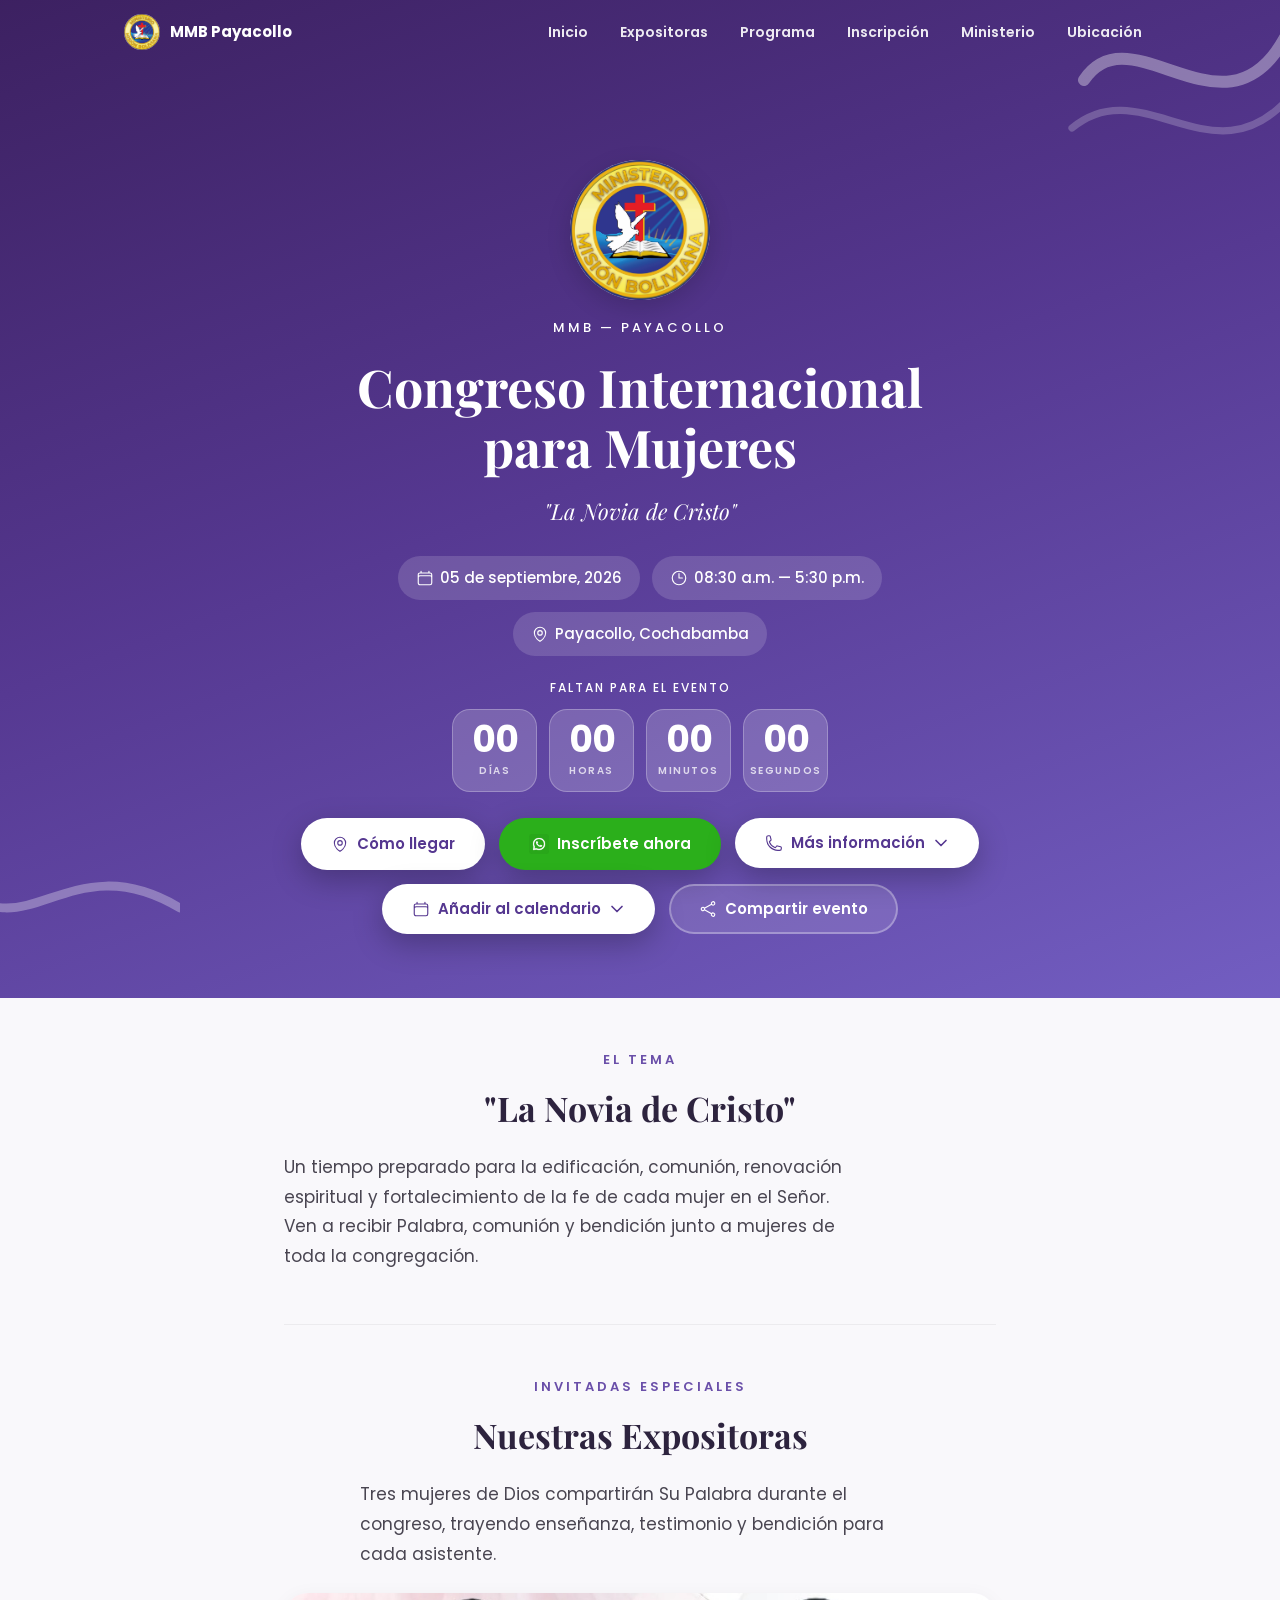
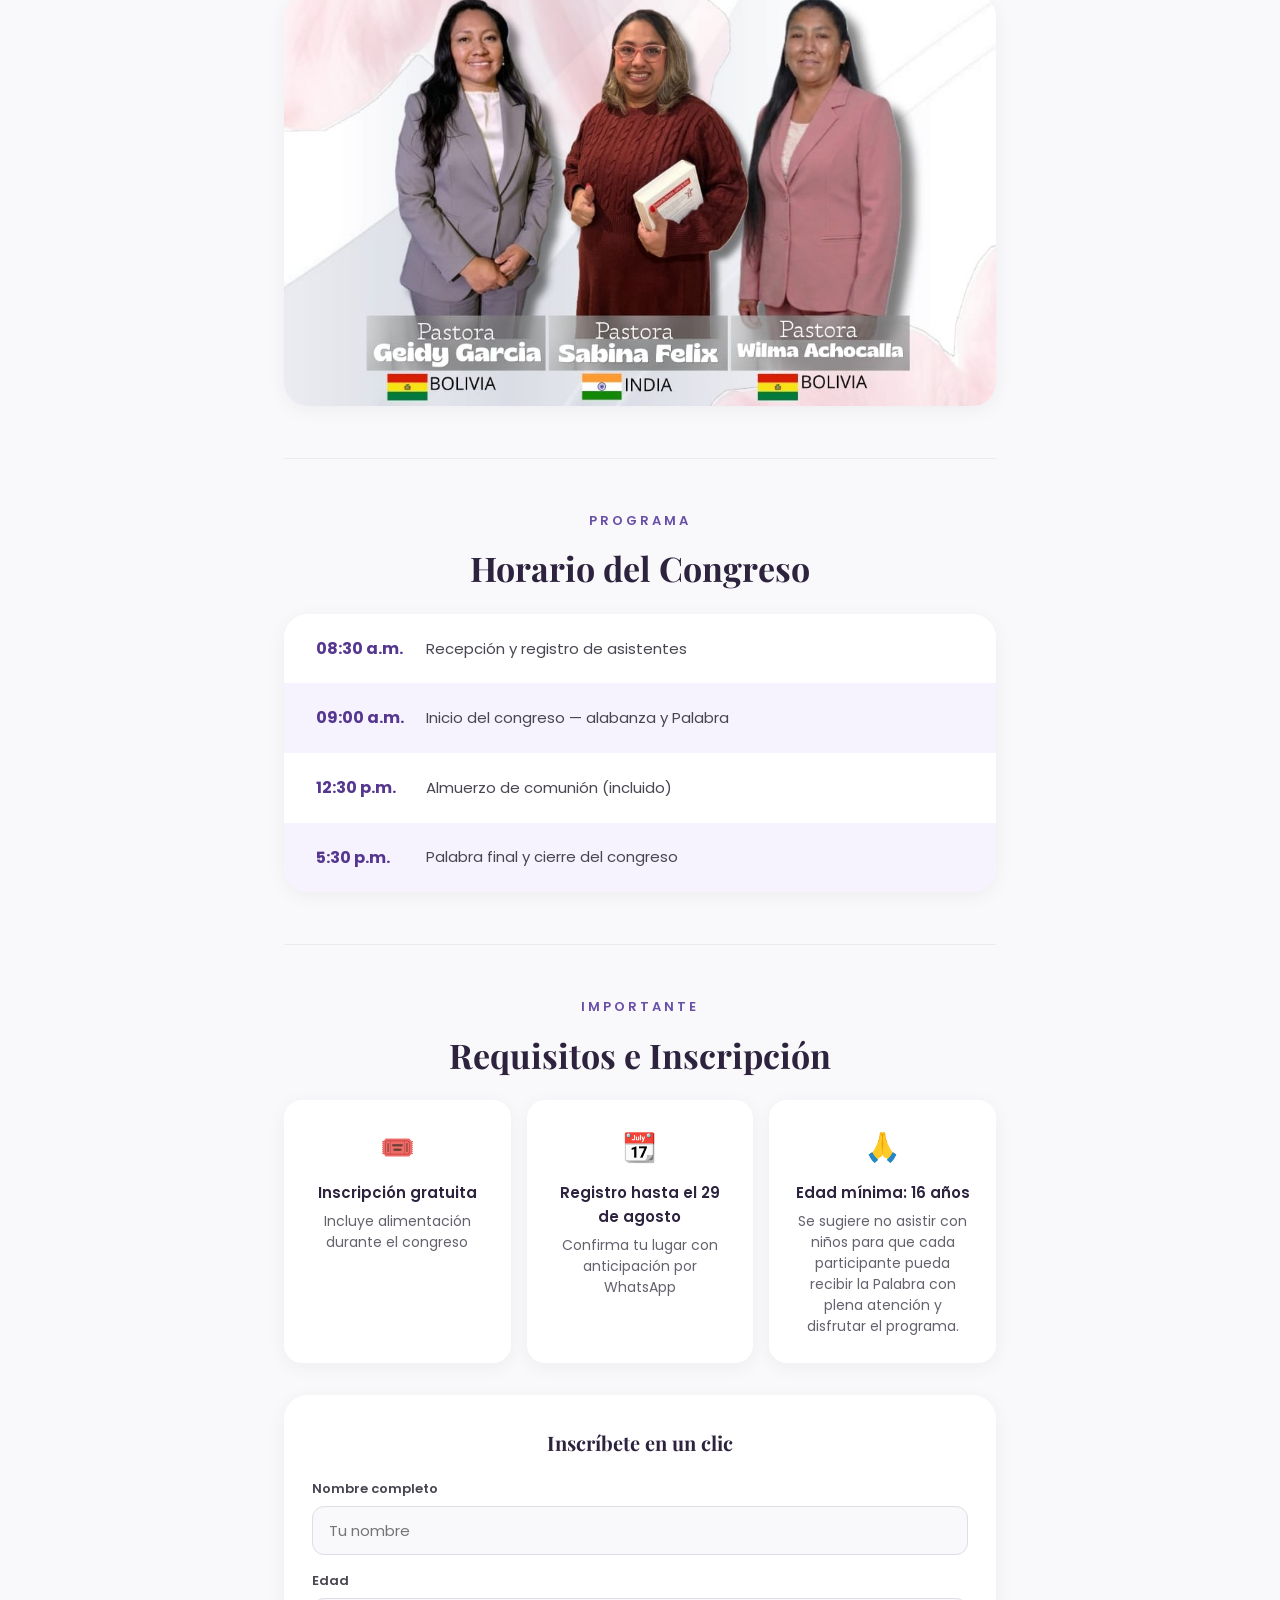
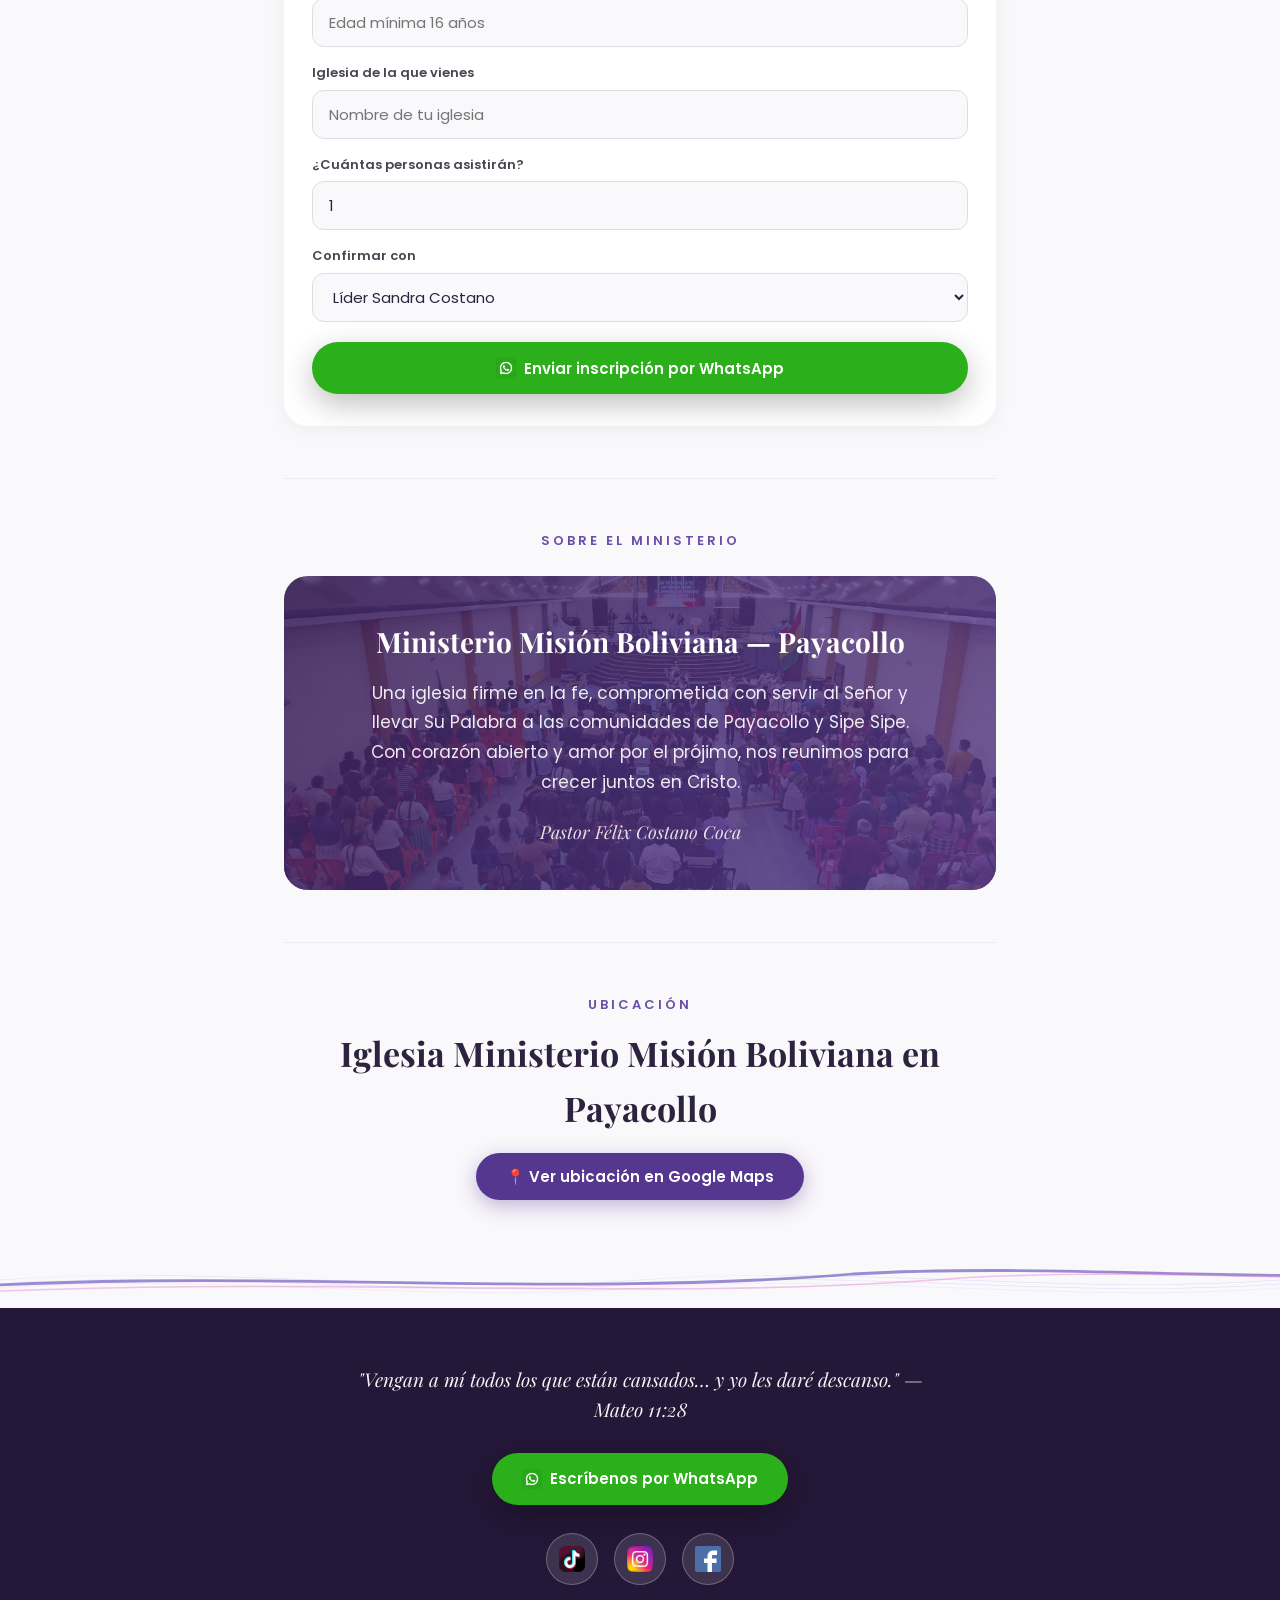
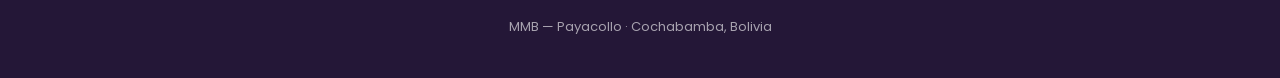
<file: index.html>
<!DOCTYPE html>
<html lang="es">
<head>
  <meta charset="UTF-8">
  <meta name="viewport" content="width=device-width, initial-scale=1.0">

  <!-- ===== SEO ===== -->
  <title>Congreso Internacional para Mujeres — MMB Payacollo</title>
  <meta name="description" content="Congreso Internacional para Mujeres 'La Novia de Cristo' — 05 de septiembre 2026 en Payacollo, Cochabamba. Inscripción gratuita. Organizado por el Ministerio Misión Boliviana.">

  <!-- ===== FAVICON ===== -->
  <link rel="icon" type="image/jpeg" href="images/logo.jpg">
  <link rel="apple-touch-icon"       href="images/logo.jpg">

  <!-- ===== OPEN GRAPH (vista previa en WhatsApp y Facebook) ===== -->
  <meta property="og:title"       content="Congreso Internacional para Mujeres — La Novia de Cristo">
  <meta property="og:description" content="05 de septiembre, 2026 · 08:30 a.m. – 5:30 p.m. · Payacollo, Cochabamba. ¡Inscripción gratuita!">
  <meta property="og:image"       content="https://josuetapiab.github.io/Payacollo/images/send.png">
  <meta property="og:image:alt"    content="Congreso Internacional para Mujeres — La Novia de Cristo · MMB Payacollo">
  <meta property="og:url"          content="https://josuetapiab.github.io/Payacollo/">
  <meta property="og:type"         content="website">
  <meta property="og:locale"       content="es_BO">

  <!-- ===== DATOS ESTRUCTURADOS (Schema.org Event, para Google) ===== -->
  <script type="application/ld+json">
  {
    "@context": "https://schema.org",
    "@type": "Event",
    "name": "Congreso Internacional para Mujeres — La Novia de Cristo",
    "description": "Congreso Internacional para Mujeres 'La Novia de Cristo' — un tiempo de edificación, comunión y renovación espiritual. Inscripción gratuita, incluye alimentación.",
    "startDate": "2026-09-05T08:30:00-04:00",
    "endDate": "2026-09-05T17:30:00-04:00",
    "eventStatus": "https://schema.org/EventScheduled",
    "eventAttendanceMode": "https://schema.org/OfflineEventAttendanceMode",
    "image": "https://josuetapiab.github.io/Payacollo/images/send.png",
    "location": {
      "@type": "Place",
      "name": "Iglesia Ministerio Misión Boliviana — Payacollo",
      "address": "Payacollo, Cochabamba, Bolivia",
      "geo": {
        "@type": "GeoCoordinates",
        "latitude": -17.43015,
        "longitude": -66.327103
      }
    },
    "organizer": {
      "@type": "Organization",
      "name": "Ministerio Misión Boliviana — Payacollo",
      "url": "https://josuetapiab.github.io/Payacollo/"
    },
    "offers": {
      "@type": "Offer",
      "price": "0",
      "priceCurrency": "BOB",
      "availability": "https://schema.org/InStock",
      "url": "https://josuetapiab.github.io/Payacollo/"
    }
  }
  </script>

  <!-- ===== FUENTES DE GOOGLE ===== -->
  <link rel="preconnect" href="https://fonts.googleapis.com">
  <link rel="preconnect" href="https://fonts.gstatic.com" crossorigin>
  <link href="https://fonts.googleapis.com/css2?family=Playfair+Display:ital,wght@0,600;0,700;1,600&family=Poppins:wght@400;500;600;700&display=swap" rel="stylesheet">

  <!-- ===== HOJA DE ESTILOS ===== -->
  <link rel="stylesheet" href="css/style.css">
</head>
<body>

  <!-- ============================================================
       BARRA DE NAVEGACIÓN FIJA
       ============================================================ -->
  <nav class="navbar" id="navbar" aria-label="Navegación principal">
    <div class="navbar__inner">
      <a href="#" class="navbar__brand">
        <img src="images/logo.jpg" alt="MMB" class="navbar__logo-img">
        <span class="navbar__brand-text">MMB Payacollo</span>
      </a>
      <button class="navbar__burger" id="navBurger" aria-label="Abrir menú" aria-expanded="false">
        <span></span>
        <span></span>
        <span></span>
      </button>
      <ul class="navbar__menu" id="navMenu" role="list">
        <li><a href="#tema"        class="navbar__link">Inicio</a></li>
        <li><a href="#expositoras" class="navbar__link">Expositoras</a></li>
        <li><a href="#programa"    class="navbar__link">Programa</a></li>
        <li><a href="#requisitos"  class="navbar__link">Inscripción</a></li>
        <li><a href="#ministerio"  class="navbar__link">Ministerio</a></li>
        <li><a href="#ubicacion"   class="navbar__link">Ubicación</a></li>
      </ul>
    </div>
  </nav>

  <!-- ============================================================
       HERO — Sección principal con gradiente morado
       ============================================================ -->
  <header class="hero">

    <!-- Decoraciones SVG de fondo (no interactivas) -->
    <div class="hero__deco hero__deco--top" aria-hidden="true">
      <svg viewBox="0 0 200 200" xmlns="http://www.w3.org/2000/svg">
        <path d="M20,100 C60,40 140,160 190,60" stroke="white" stroke-width="10" fill="none" stroke-linecap="round"/>
        <path d="M10,140 C70,90 130,190 195,110" stroke="white" stroke-width="6" fill="none" stroke-linecap="round" opacity="0.6"/>
      </svg>
    </div>
    <div class="hero__deco hero__deco--bottom" aria-hidden="true">
      <svg viewBox="0 0 200 200" xmlns="http://www.w3.org/2000/svg">
        <path d="M0,60 C60,120 100,20 200,80" stroke="white" stroke-width="8" fill="none" stroke-linecap="round"/>
      </svg>
    </div>

    <!-- Contenido principal del hero -->
    <div class="hero__content">

      <!-- Logo del ministerio -->
      <img
        src="images/logo.jpg"
        alt="Logo Ministerio Misión Boliviana"
        class="hero__logo"
        width="120"
        height="120"
        loading="eager"
      >

      <!-- Etiqueta superior -->
      <p class="hero__badge">MMB — Payacollo</p>

      <!-- Título del congreso -->
      <h1 class="hero__title">
        Congreso Internacional<br>para Mujeres
      </h1>

      <!-- Subtítulo en cursiva -->
      <p class="hero__subtitle">"La Novia de Cristo"</p>

      <!-- Chips: fecha, hora, lugar -->
      <div class="hero__chips">
        <span class="chip">
          <svg class="icon" viewBox="0 0 24 24" aria-hidden="true"><path stroke-linecap="round" stroke-linejoin="round" d="M6.75 3v2.25M17.25 3v2.25M3 18.75V7.5a2.25 2.25 0 0 1 2.25-2.25h13.5A2.25 2.25 0 0 1 21 7.5v11.25m-18 0A2.25 2.25 0 0 0 5.25 21h13.5A2.25 2.25 0 0 0 21 18.75m-18 0v-7.5A2.25 2.25 0 0 1 5.25 9h13.5A2.25 2.25 0 0 1 21 11.25v7.5"/></svg>
          05 de septiembre, 2026
        </span>
        <span class="chip">
          <svg class="icon" viewBox="0 0 24 24" aria-hidden="true"><path stroke-linecap="round" stroke-linejoin="round" d="M12 6v6h4.5m4.5 0a9 9 0 1 1-18 0 9 9 0 0 1 18 0z"/></svg>
          08:30 a.m. — 5:30 p.m.
        </span>
        <span class="chip">
          <svg class="icon" viewBox="0 0 24 24" aria-hidden="true"><path stroke-linecap="round" stroke-linejoin="round" d="M15 10.5a3 3 0 1 1-6 0 3 3 0 0 1 6 0z"/><path stroke-linecap="round" stroke-linejoin="round" d="M19.5 10.5c0 7.142-7.5 11.25-7.5 11.25S4.5 17.642 4.5 10.5a7.5 7.5 0 1 1 15 0z"/></svg>
          Payacollo, Cochabamba
        </span>
      </div>

      <!-- Contador regresivo hasta el evento -->
      <p class="countdown__caption">Faltan para el evento</p>
      <div class="countdown" id="countdown">
        <div class="countdown__item">
          <span class="countdown__num" id="cd-dias">--</span>
          <span class="countdown__label">Días</span>
        </div>
        <div class="countdown__item">
          <span class="countdown__num" id="cd-horas">--</span>
          <span class="countdown__label">Horas</span>
        </div>
        <div class="countdown__item">
          <span class="countdown__num" id="cd-min">--</span>
          <span class="countdown__label">Minutos</span>
        </div>
        <div class="countdown__item">
          <span class="countdown__num" id="cd-seg">--</span>
          <span class="countdown__label">Segundos</span>
        </div>
      </div>

      <!-- Botones de acción -->
      <div class="hero__actions">

        <!-- Botón: ver en Google Maps -->
        <a
          href="https://www.google.com/maps/dir/?api=1&destination=-17.43015,-66.327103"
          target="_blank"
          rel="noopener noreferrer"
          class="btn btn--white"
        >
          <svg class="icon" viewBox="0 0 24 24" aria-hidden="true"><path stroke-linecap="round" stroke-linejoin="round" d="M15 10.5a3 3 0 1 1-6 0 3 3 0 0 1 6 0z"/><path stroke-linecap="round" stroke-linejoin="round" d="M19.5 10.5c0 7.142-7.5 11.25-7.5 11.25S4.5 17.642 4.5 10.5a7.5 7.5 0 1 1 15 0z"/></svg>
          Cómo llegar
        </a>

        <!-- Botón: ir al formulario de inscripción -->
        <a href="#inscripcion" class="btn btn--green">
          <img src="images/whatsapp.png" alt="" class="btn-icon" aria-hidden="true">
          Inscríbete ahora
        </a>

        <!-- Botón desplegable: Más información por WhatsApp (se maneja en main.js) -->
        <div class="dropdown">
          <button
            class="btn btn--white dropdown__toggle"
            aria-expanded="false"
            aria-haspopup="true"
          >
            <svg class="icon" viewBox="0 0 24 24" aria-hidden="true"><path stroke-linecap="round" stroke-linejoin="round" d="M2.25 6.75c0 8.284 6.716 15 15 15h2.25a2.25 2.25 0 0 0 2.25-2.25v-1.372c0-.516-.351-.966-.852-1.091l-4.423-1.106c-.44-.11-.902.055-1.173.417l-.97 1.293c-.282.376-.769.542-1.21.38a12.035 12.035 0 0 1-7.143-7.143c-.162-.441.004-.928.38-1.21l1.293-.97c.363-.271.527-.734.417-1.173L6.963 3.102a1.125 1.125 0 0 0-1.091-.852H4.5A2.25 2.25 0 0 0 2.25 4.5v2.25z"/></svg>
            Más información
            <svg class="icon icon--chevron dropdown__arrow" viewBox="0 0 24 24" aria-hidden="true"><path stroke-linecap="round" stroke-linejoin="round" d="m19.5 8.25-7.5 7.5-7.5-7.5"/></svg>
          </button>

          <!-- Menú oculto por defecto -->
          <ul class="dropdown__menu" role="menu" hidden>
            <li class="dropdown__caption" role="none">Elige un contacto</li>
            <li role="none">
              <a
                href="https://wa.me/59160748595?text=Saludos%2C%20quisiera%20m%C3%A1s%20informaci%C3%B3n%20del%20evento%20para%20mujeres%20del%2005%20de%20septiembre.%20%C2%A1Muchas%20gracias!"
                target="_blank"
                rel="noopener noreferrer"
                class="dropdown__item"
                role="menuitem"
              >
                <span class="dropdown__icon dropdown__icon--wa" aria-hidden="true"><img src="images/whatsapp.png" alt=""></span>
                <span class="dropdown__info">
                  <span class="dropdown__name">Lider Sandra Costano</span>
                </span>
              </a>
            </li>
            <li role="none">
              <a
                href="https://wa.me/59171754794?text=Saludos%2C%20quisiera%20m%C3%A1s%20informaci%C3%B3n%20del%20evento%20para%20mujeres%20del%2005%20de%20septiembre.%20%C2%A1Muchas%20gracias!"
                target="_blank"
                rel="noopener noreferrer"
                class="dropdown__item"
                role="menuitem"
              >
                <span class="dropdown__icon dropdown__icon--wa" aria-hidden="true"><img src="images/whatsapp.png" alt=""></span>
                <span class="dropdown__info">
                  <span class="dropdown__name">Pastora Geidy Tapia</span>
                </span>
              </a>
            </li>
          </ul>
        </div>

        <!-- Dropdown: agregar al calendario -->
        <div class="dropdown dropdown--cal">
          <button
            class="btn btn--white"
            id="calToggle"
            aria-expanded="false"
            aria-haspopup="true"
          >
            <svg class="icon" viewBox="0 0 24 24" aria-hidden="true"><path stroke-linecap="round" stroke-linejoin="round" d="M6.75 3v2.25M17.25 3v2.25M3 18.75V7.5a2.25 2.25 0 0 1 2.25-2.25h13.5A2.25 2.25 0 0 1 21 7.5v11.25m-18 0A2.25 2.25 0 0 0 5.25 21h13.5A2.25 2.25 0 0 0 21 18.75m-18 0v-7.5A2.25 2.25 0 0 1 5.25 9h13.5A2.25 2.25 0 0 1 21 11.25v7.5"/></svg>
            Añadir al calendario
            <svg class="icon icon--chevron cal-arrow" viewBox="0 0 24 24" aria-hidden="true"><path stroke-linecap="round" stroke-linejoin="round" d="m19.5 8.25-7.5 7.5-7.5-7.5"/></svg>
          </button>
          <ul class="dropdown__menu dropdown__menu--cal" id="calMenu" role="menu" hidden>
            <li class="dropdown__caption" role="none">Elige una opción</li>
            <li role="none">
              <a href="#" id="calGoogle" target="_blank" rel="noopener" class="dropdown__item" role="menuitem">
                <span class="dropdown__icon cal-icon-google" aria-hidden="true">G</span>
                <span class="dropdown__info">
                  <span class="dropdown__name">Google Calendar</span>
                </span>
              </a>
            </li>
            <li role="none">
              <button id="calIcs" class="dropdown__item dropdown__item--btn" role="menuitem">
                <span class="dropdown__icon cal-icon-apple" aria-hidden="true">📱</span>
                <span class="dropdown__info">
                  <span class="dropdown__name">Apple / Outlook</span>
                  <span class="dropdown__number">Descarga .ics</span>
                </span>
              </button>
            </li>
          </ul>
        </div>

        <!-- Botón: compartir evento (Web Share API con respaldo a WhatsApp) -->
        <button type="button" class="btn btn--outline" id="btnCompartir">
          <svg class="icon" viewBox="0 0 24 24" aria-hidden="true"><path stroke-linecap="round" stroke-linejoin="round" d="M7.217 10.907a2.25 2.25 0 1 0 0 2.186m0-2.186c.18.324.283.696.283 1.093s-.103.77-.283 1.093m0-2.186 9.566-5.314m-9.566 7.5 9.566 5.314m0 0a2.25 2.25 0 1 0 3.935 2.186 2.25 2.25 0 0 0-3.935-2.186zm0-12.814a2.25 2.25 0 1 0 3.933-2.185 2.25 2.25 0 0 0-3.933 2.185z"/></svg>
          Compartir evento
        </button>

      </div>
    </div>

  </header>


  <!-- ============================================================
       CONTENIDO PRINCIPAL
       ============================================================ -->
  <main class="main-content">

    <!-- ---- El Tema ---- -->
    <section class="section fade-in" id="tema">
      <p class="section__label">El Tema</p>
      <h2 class="section__title">"La Novia de Cristo"</h2>
      <p class="section__text">
        Un tiempo preparado para la edificación, comunión, renovación espiritual y
        fortalecimiento de la fe de cada mujer en el Señor. Ven a recibir Palabra,
        comunión y bendición junto a mujeres de toda la congregación.
      </p>
    </section>

    <!-- ---- Expositoras ---- -->
    <section class="section fade-in" id="expositoras">
      <p class="section__label">Invitadas Especiales</p>
      <h2 class="section__title">Nuestras Expositoras</h2>
      <p class="section__text" style="margin: 0 auto 24px;">
        Tres mujeres de Dios compartirán Su Palabra durante el congreso,
        trayendo enseñanza, testimonio y bendición para cada asistente.
      </p>
      <div class="speakers">
        <img src="images/speakers.jpeg" alt="Expositoras del Congreso: Pastora Geidy Garcia, Pastora Sabina Felix y Pastora Wilma Achocalla" class="speakers__img" width="995" height="576" loading="lazy">
      </div>
    </section>

    <!-- ---- Programa / Horario ---- -->
    <section class="section fade-in" id="programa">
      <p class="section__label">Programa</p>
      <h2 class="section__title">Horario del Congreso</h2>

      <div class="schedule">
        <div class="schedule__item">
          <span class="schedule__time">08:30 a.m.</span>
          <span class="schedule__desc">Recepción y registro de asistentes</span>
        </div>
        <div class="schedule__item schedule__item--alt">
          <span class="schedule__time">09:00 a.m.</span>
          <span class="schedule__desc">Inicio del congreso — alabanza y Palabra</span>
        </div>
        <div class="schedule__item">
          <span class="schedule__time">12:30 p.m.</span>
          <span class="schedule__desc">Almuerzo de comunión (incluido)</span>
        </div>
        <div class="schedule__item schedule__item--alt">
          <span class="schedule__time">5:30 p.m.</span>
          <span class="schedule__desc">Palabra final y cierre del congreso</span>
        </div>
      </div>
    </section>

    <!-- ---- Requisitos e Inscripción ---- -->
    <section class="section fade-in" id="requisitos">
      <p class="section__label">Importante</p>
      <h2 class="section__title">Requisitos e Inscripción</h2>

      <div class="cards">
        <div class="card">
          <span class="card__icon">🎟️</span>
          <p class="card__title">Inscripción gratuita</p>
          <p class="card__text">Incluye alimentación durante el congreso</p>
        </div>
        <div class="card">
          <span class="card__icon">📆</span>
          <p class="card__title">Registro hasta el 29 de agosto</p>
          <p class="card__text">Confirma tu lugar con anticipación por WhatsApp</p>
        </div>
        <div class="card">
          <span class="card__icon">🙏</span>
          <p class="card__title">Edad mínima: 16 años</p>
          <p class="card__text">Se sugiere no asistir con niños para que cada participante pueda recibir la Palabra con plena atención y disfrutar el programa.</p>
        </div>
      </div>

      <!-- ---- Formulario de inscripción rápida (envía por WhatsApp) ---- -->
      <div class="signup" id="inscripcion">
        <h3 class="signup__title">Inscríbete en un clic</h3>
        <form id="formInscripcion" class="signup__form">
          <div class="signup__field">
            <label for="signupNombre">Nombre completo</label>
            <input type="text" id="signupNombre" name="nombre" placeholder="Tu nombre" minlength="3" maxlength="100" required>
          </div>
          <div class="signup__field">
            <label for="signupEdad">Edad</label>
            <input type="number" id="signupEdad" name="edad" min="16" max="90" placeholder="Edad mínima 16 años" required>
          </div>
          <div class="signup__field">
            <label for="signupIglesia">Iglesia de la que vienes</label>
            <input type="text" id="signupIglesia" name="iglesia" placeholder="Nombre de tu iglesia" minlength="3" maxlength="100" required>
          </div>
          <div class="signup__field">
            <label for="signupParticipantes">¿Cuántas personas asistirán?</label>
            <input type="number" id="signupParticipantes" name="participantes" min="1" max="100" value="1" required>
          </div>
          <div class="signup__field">
            <label for="signupContacto">Confirmar con</label>
            <select id="signupContacto" name="contacto" required>
              <option value="59160748595">Líder Sandra Costano</option>
              <option value="59171754794">Pastora Geidy Tapia</option>
            </select>
          </div>
          <button type="submit" class="btn btn--green signup__submit">
            <img src="images/whatsapp.png" alt="" class="btn-icon" aria-hidden="true">
            Enviar inscripción por WhatsApp
          </button>
        </form>
      </div>
    </section>

    <!-- ---- Sobre el Ministerio ---- -->
    <section class="section fade-in" id="ministerio">
      <p class="section__label">Sobre el ministerio</p>

      <div class="church">
        <img src="images/iglesia.jpg" alt="Ministerio Misión Boliviana en Payacollo" class="church__bg" loading="lazy">
        <div class="church__overlay"></div>
        <div class="church__content">
          <h2 class="church__title">Ministerio Misión Boliviana — Payacollo</h2>
          <p class="section__text">
            Una iglesia firme en la fe, comprometida con servir al Señor y llevar
            Su Palabra a las comunidades de Payacollo y Sipe Sipe. Con corazón
            abierto y amor por el prójimo, nos reunimos para crecer juntos en Cristo.
          </p>
          <p class="section__pastor">Pastor Félix Costano Coca</p>
        </div>
      </div>
    </section>

    <!-- ---- Ubicación ---- -->
    <section class="section section--center fade-in" id="ubicacion">
      <p class="section__label">Ubicación</p>
      <h2 class="section__title">Iglesia Ministerio Misión Boliviana en Payacollo</h2>
      <a
        href="https://www.google.com/maps/dir/?api=1&destination=-17.43015,-66.327103"
        target="_blank"
        rel="noopener noreferrer"
        class="btn btn--primary"
      >
        📍 Ver ubicación en Google Maps
      </a>
    </section>

  </main>


  <!-- Separador decorativo con ondas antes del footer -->
  <div class="wave-divider" aria-hidden="true">
    <svg viewBox="0 0 1200 120" xmlns="http://www.w3.org/2000/svg" preserveAspectRatio="none">
      <!-- Líneas finas onduladas -->
      <path d="M0,60 C200,20 400,100 600,60 C800,20 1000,100 1200,60" fill="none" stroke="oklch(0.7 0.12 295)" stroke-width="1" opacity="0.3"/>
      <path d="M0,70 C200,30 400,110 600,70 C800,30 1000,110 1200,70" fill="none" stroke="oklch(0.65 0.13 295)" stroke-width="1" opacity="0.25"/>
      <path d="M0,80 C200,40 400,120 600,80 C800,40 1000,120 1200,80" fill="none" stroke="oklch(0.75 0.10 295)" stroke-width="0.8" opacity="0.2"/>
      <!-- Curva gruesa principal -->
      <path d="M-100,90 C200,20 500,110 800,45 C1000,15 1200,75 1400,35" fill="none" stroke="oklch(0.55 0.15 290)" stroke-width="7" stroke-linecap="round" opacity="0.7"/>
      <!-- Curva secundaria rosada -->
      <path d="M-100,100 C300,40 600,120 900,55 C1100,25 1300,80 1500,50" fill="none" stroke="oklch(0.72 0.18 340)" stroke-width="4" stroke-linecap="round" opacity="0.4"/>
    </svg>
  </div>

  <!-- ============================================================
       FOOTER
       ============================================================ -->
  <footer class="footer">

    <!-- Versículo bíblico -->
    <p class="footer__verse">
      "Vengan a mí todos los que están cansados… y yo les daré descanso." — Mateo 11:28
    </p>

    <!-- WhatsApp principal -->
    <a
      href="https://wa.me/59179239128"
      target="_blank"
      rel="noopener noreferrer"
      class="btn btn--green footer__wa"
    >
      <img src="images/whatsapp.png" alt="" class="btn-icon" aria-hidden="true">
      Escríbenos por WhatsApp
    </a>

    <!-- Redes sociales (solo íconos) -->
    <div class="footer__social">
      <a href="https://www.tiktok.com/@payaidmb" target="_blank" rel="noopener noreferrer" class="social-btn" aria-label="TikTok">
        <img src="images/tik-tok.png" alt="TikTok">
      </a>
      <a href="https://www.facebook.com/profile.php?id=100070021901552&mibextid=ZbWKwL" target="_blank" rel="noopener noreferrer" class="social-btn" aria-label="Instagram">
        <img src="images/instagram.png" alt="Instagram">
      </a>
      <a href="https://www.facebook.com/profile.php?id=100070021901552&mibextid=ZbWKwL" target="_blank" rel="noopener noreferrer" class="social-btn" aria-label="Facebook">
        <img src="images/facebook.png" alt="Facebook">
      </a>
    </div>

    <!-- Créditos -->
    <p class="footer__credit">MMB — Payacollo · Cochabamba, Bolivia</p>

  </footer>

  <!-- ===== JAVASCRIPT ===== -->
  <script src="js/main.js"></script>

</body>
</html>
</file>
<file: css/style.css>
/* ================================================
   style.css — Congreso Internacional para Mujeres
   Ministerio Misión Boliviana — Payacollo
   ================================================ */


/* ================================================
   VARIABLES GLOBALES
   Cambia los colores aquí para actualizar toda la página.
   ================================================ */
:root {
  /* Colores morados del hero */
  --color-primary:       oklch(0.42 0.14 295); /* morado principal */
  --color-primary-dark:  oklch(0.32 0.11 300); /* morado oscuro (inicio del gradiente) */
  --color-primary-light: oklch(0.55 0.15 290); /* morado claro (fin del gradiente) */
  --color-primary-pale:  oklch(0.97 0.015 300);/* fondo muy claro para filas alternas */

  /* Colores de texto */
  --color-text:          oklch(0.28 0.05 300); /* texto principal */
  --color-text-muted:    oklch(0.40 0.02 300); /* texto secundario */
  --color-text-light:    oklch(0.50 0.02 300); /* texto terciario */
  --color-label:         oklch(0.50 0.14 295); /* etiquetas de sección */

  /* ---- Paleta semántica de botones (estilo propio, sin librerías) ---- */
  --btn-primary:   oklch(0.42 0.14 295); /* morado  — igual al color principal */
  --btn-secondary: oklch(0.55 0.04 270); /* gris azulado neutro */
  --btn-success:   #2BAF1B; /* verde WhatsApp del ícono */
  --btn-danger:    oklch(0.55 0.20  25); /* rojo */
  --btn-warning:   oklch(0.75 0.17  75); /* amarillo-naranja */
  --btn-info:      oklch(0.60 0.15 230); /* azul claro */

  /* Cuánto se oscurece el botón al pasar el cursor (valor entre 0 y 1) */
  --btn-hover-brightness: 0.85;

  /* Otros colores */
  --color-green:         #2BAF1B; /* verde WhatsApp del ícono */
  --color-bg:            oklch(0.98 0.005 300);/* fondo general de la página */
  --color-footer-bg:     oklch(0.24 0.06 300); /* fondo del footer */
  --color-white:         #ffffff;

  /* Tipografías */
  --font-heading: 'Playfair Display', Georgia, serif;
  --font-body:    'Poppins', system-ui, sans-serif;

  /* Bordes redondeados */
  --radius-sm:   12px;
  --radius-md:   18px;
  --radius-lg:   24px;
  --radius-pill: 40px;

  /* Sombras */
  --shadow-sm: 0 4px 20px rgba(0, 0, 0, 0.05);
  --shadow-md: 0 8px 24px rgba(0, 0, 0, 0.15);
  --shadow-lg: 0 10px 30px rgba(0, 0, 0, 0.25);

  /* Transición estándar */
  --transition: 0.2s ease;

  /* Ancho máximo del contenido */
  --max-width: 760px;
}


/* ================================================
   RESET BÁSICO
   ================================================ */
*, *::before, *::after {
  box-sizing: border-box;
  margin: 0;
  padding: 0;
}

html, body {
  overflow-x: hidden;
}

html {
  scroll-behavior: smooth;
  scroll-padding-top: 72px;
}

body {
  background-color: var(--color-bg);
  font-family: var(--font-body);
  color: var(--color-text);
  line-height: 1.6;
  /* Mejora la renderización de fuentes en pantallas de alta densidad */
  -webkit-font-smoothing: antialiased;
}

a {
  color: inherit;
  text-decoration: none;
}

img {
  max-width: 100%;
  display: block;
}

ul {
  list-style: none;
}


/* ================================================
   SISTEMA DE BOTONES GENÉRICO
   ------------------------------------------------
   Uso: <button class="btn btn--primary">Texto</button>
   Variantes sólidas:  btn--primary / secondary / success / danger / warning / info
   Variantes contorno: btn--outline-primary / secondary / success / danger / warning / info
   Tamaños:            btn--sm / btn--lg
   Especiales:         btn--white / btn--outline (footer)
   ================================================ */

/* --- Base de todos los botones --- */
.btn {
  display: inline-flex;
  align-items: center;
  gap: 8px;
  padding: 14px 28px;
  border-radius: var(--radius-pill);
  font-family: var(--font-body);
  font-weight: 600;
  font-size: 15px;
  cursor: pointer;
  border: 2px solid transparent;
  transition:
    filter       var(--transition),
    transform    var(--transition),
    box-shadow   var(--transition);
  white-space: nowrap;
  line-height: 1;
  text-decoration: none;
}

/* Hover: oscurece el fondo con filter (funciona en CUALQUIER color) */
.btn:hover {
  filter: brightness(var(--btn-hover-brightness));
  transform: translateY(-2px);
}

/* Al presionar: baja de nuevo */
.btn:active {
  transform: translateY(0);
  filter: brightness(0.78);
}

/* Foco visible para accesibilidad con teclado */
.btn:focus-visible {
  outline: 3px solid currentColor;
  outline-offset: 3px;
}

/* ---- Variantes sólidas ---- */
/* Cada una define --_bg (color de fondo) y hereda el resto */

.btn--primary {
  background: var(--btn-primary);
  color: var(--color-white);
  box-shadow: 0 6px 20px oklch(from var(--btn-primary) l c h / 0.35);
}

.btn--secondary {
  background: var(--btn-secondary);
  color: var(--color-white);
  box-shadow: 0 6px 20px oklch(from var(--btn-secondary) l c h / 0.30);
}

.btn--success {
  background: var(--btn-success);
  color: var(--color-white);
  box-shadow: 0 6px 20px oklch(from var(--btn-success) l c h / 0.35);
}

.btn--danger {
  background: var(--btn-danger);
  color: var(--color-white);
  box-shadow: 0 6px 20px oklch(from var(--btn-danger) l c h / 0.30);
}

.btn--warning {
  background: var(--btn-warning);
  color: oklch(0.20 0.05 75); /* texto oscuro sobre amarillo */
  box-shadow: 0 6px 20px oklch(from var(--btn-warning) l c h / 0.30);
}

.btn--info {
  background: var(--btn-info);
  color: var(--color-white);
  box-shadow: 0 6px 20px oklch(from var(--btn-info) l c h / 0.30);
}

/* ---- Variantes de contorno (outline) ---- */
/* Fondo transparente, borde y texto del color semántico */

.btn--outline-primary {
  background: transparent;
  color: var(--btn-primary);
  border-color: var(--btn-primary);
}

.btn--outline-secondary {
  background: transparent;
  color: var(--btn-secondary);
  border-color: var(--btn-secondary);
}

.btn--outline-success {
  background: transparent;
  color: var(--btn-success);
  border-color: var(--btn-success);
}

.btn--outline-danger {
  background: transparent;
  color: var(--btn-danger);
  border-color: var(--btn-danger);
}

.btn--outline-warning {
  background: transparent;
  color: oklch(0.55 0.17 75);
  border-color: var(--btn-warning);
}

.btn--outline-info {
  background: transparent;
  color: var(--btn-info);
  border-color: var(--btn-info);
}

/* ---- Tamaños ---- */

/* Pequeño (footer, chips de acción) */
.btn--sm {
  padding: 10px 20px;
  font-size: 13px;
}

/* Grande (llamadas a la acción principales) */
.btn--lg {
  padding: 18px 36px;
  font-size: 17px;
}

/* ---- Especiales (usados en este proyecto) ---- */

/* Blanco sobre el gradiente del hero */
.btn--white {
  background: var(--color-white);
  color: var(--btn-primary);
  box-shadow: var(--shadow-lg);
  border-color: transparent;
}

/* Verde alias para WhatsApp (mismo que success) */
.btn--green {
  background: var(--btn-success);
  color: var(--color-white);
  box-shadow: var(--shadow-lg);
}

/* Contorno semitransparente para el footer oscuro */
.btn--outline {
  background: rgba(255, 255, 255, 0.12);
  color: var(--color-white);
  border-color: rgba(255, 255, 255, 0.30);
}


/* ================================================
   HERO — Sección principal
   ================================================ */
.hero {
  position: relative;
  /* overflow: hidden eliminado — causaba que el dropdown quedara cortado */
  background: linear-gradient(
    160deg,
    var(--color-primary-dark)  0%,
    var(--color-primary)       45%,
    var(--color-primary-light) 100%
  );
  /* 52px navbar (móvil) + 72px padding propio */
  padding: 124px 24px 48px;
  text-align: center;
  color: var(--color-white);
}

/* Decoraciones SVG de fondo */
.hero__deco {
  position: absolute;
  pointer-events: none; /* no bloquean clics */
  opacity: 0.35;
  overflow: hidden;
  /* clip para que el SVG no salga del área del hero */
  clip-path: inset(0);
}

.hero__deco--top {
  top: -40px;
  right: -20px;
  width: 240px;
}

.hero__deco--bottom {
  bottom: -50px;
  left: -40px;
  width: 220px;
  opacity: 0.3;
}

/* Contenedor centrado del contenido del hero */
.hero__content {
  position: relative; /* para estar por encima de las decoraciones */
  display: flex;
  flex-direction: column;
  align-items: center;
  gap: 18px;
  max-width: 720px;
  margin: 0 auto;
}

/* Logo circular */
.hero__logo {
  width: 120px;
  height: 120px;
  border-radius: 50%;
  object-fit: cover;
  box-shadow: var(--shadow-md);
}

/* Etiqueta "MMB — Payacollo" */
.hero__badge {
  letter-spacing: 3px;
  font-size: 13px;
  font-weight: 500;
  opacity: 0.85;
  text-transform: uppercase;
}

/* Título H1 principal */
.hero__title {
  font-family: var(--font-heading);
  /* clamp: mínimo 32px, preferido 6vw, máximo 52px */
  font-size: clamp(32px, 6vw, 52px);
  line-height: 1.15;
  font-weight: 700;
}

/* Subtítulo en cursiva */
.hero__subtitle {
  font-family: var(--font-heading);
  font-style: italic;
  font-size: 22px;
  opacity: 0.95;
}

/* Chips de información (fecha / hora / lugar) */
.hero__chips {
  display: flex;
  flex-wrap: wrap; /* se acomodan en varias líneas en móvil */
  gap: 12px;
  justify-content: center;
  margin-top: 8px;
}

.chip {
  background: rgba(255, 255, 255, 0.15);
  backdrop-filter: blur(4px);
  padding: 10px 18px;
  border-radius: var(--radius-pill);
  font-size: 14px;
  font-weight: 500;
  /* alinea el ícono SVG con el texto */
  display: inline-flex;
  align-items: center;
  gap: 6px;
}

/* Contenedor de los botones del hero */
.hero__actions {
  display: flex;
  flex-wrap: wrap;
  gap: 14px;
  justify-content: center;
  margin-top: 8px;
}


/* ================================================
   ICONOS SVG INLINE
   ================================================ */

/* Íconos PNG dentro de botones (WhatsApp, Facebook) */
.btn-icon {
  width: 20px;
  height: 20px;
  object-fit: contain;
  flex-shrink: 0;
  display: inline-block;
}

/* Base: hereda el color del texto del elemento padre */
.icon {
  width: 18px;
  height: 18px;
  flex-shrink: 0;
  stroke: currentColor;
  fill: none;
  stroke-width: 1.5;
  stroke-linecap: round;
  stroke-linejoin: round;
  display: inline-block;
  vertical-align: middle;
}

/* Tamaño grande (tarjetas, etc.) */
.icon--lg {
  width: 32px;
  height: 32px;
}

/* Flecha del dropdown */
.icon--chevron {
  width: 16px;
  height: 16px;
  stroke-width: 2.5;
  transition: transform var(--transition);
}

/* Rotar la flecha cuando el menú está abierto */
.dropdown--open .icon--chevron {
  transform: rotate(180deg);
}


/* ================================================
   DROPDOWN — Menús de "Más información" y calendario
   ================================================ */

/* Contenedor relativo para posicionar el menú */
.dropdown {
  position: relative;
  display: inline-block;
}

/* Menú desplegable — se abre hacia ARRIBA para no tapar el contenido */
.dropdown__menu {
  position: absolute;
  bottom: calc(100% + 16px);
  top: auto;
  left: 50%;
  transform: translateX(-50%);
  background: var(--color-white);
  border-radius: var(--radius-lg);
  box-shadow: var(--shadow-lg);
  padding: 14px;
  width: max-content;
  min-width: 300px;
  max-width: calc(100vw - 48px);
  z-index: 500;
  animation: dropdownEntrada 0.18s ease;
}

/* Flechita que apunta hacia el botón que abrió el menú */
.dropdown__menu::after {
  content: '';
  position: absolute;
  top: 100%;
  left: 50%;
  transform: translateX(-50%);
  border: 8px solid transparent;
  border-top-color: var(--color-white);
}

/* Etiqueta pequeña sobre las opciones (ej. "Elige un contacto") */
.dropdown__caption {
  padding: 4px 6px 12px;
  margin-bottom: 6px;
  border-bottom: 1px solid rgba(0, 0, 0, 0.06);
  font-size: 11px;
  font-weight: 700;
  letter-spacing: 1.5px;
  text-transform: uppercase;
  color: var(--color-label);
}

/* Cada opción del menú */
.dropdown__item {
  display: flex;
  flex-direction: row;  /* ícono a la izquierda, texto a la derecha */
  align-items: center;
  gap: 14px;
  padding: 14px 16px;
  border-radius: var(--radius-md);
  color: var(--color-text);
  transition: background var(--transition), transform var(--transition);
}

.dropdown__item:not(:last-child) {
  margin-bottom: 4px;
}

.dropdown__item:hover {
  background: var(--color-primary-pale);
  transform: translateX(3px);
}

/* Ícono de teléfono en círculo verde */
.dropdown__icon {
  display: flex;
  align-items: center;
  justify-content: center;
  width: 44px;
  height: 44px;
  border-radius: 50%;
  background: var(--color-green);
  box-shadow: 0 4px 10px rgba(0, 0, 0, 0.15);
  flex-shrink: 0;
  /* el SVG interior hereda color blanco */
  color: white;
}

/* Variante con el logo de WhatsApp (ya trae su propio fondo verde) */
.dropdown__icon--wa {
  background: none;
  box-shadow: none;
}

.dropdown__icon--wa img {
  width: 32px;
  height: 32px;
  border-radius: 9px;
  display: block;
}

/* Bloque de texto (nombre + número) */
.dropdown__info {
  display: flex;
  flex-direction: column;
}

/* Nombre de la persona */
.dropdown__name {
  font-weight: 600;
  font-size: 15px;
  color: var(--color-text);
  white-space: nowrap;
}

/* Número de teléfono */
.dropdown__number {
  color: var(--color-label);
  font-size: 13px;
  margin-top: 1px;
}

/* Animación de entrada del dropdown (sube desde abajo) */
@keyframes dropdownEntrada {
  from {
    opacity: 0;
    transform: translateX(-50%) translateY(6px);
  }
  to {
    opacity: 1;
    transform: translateX(-50%) translateY(0);
  }
}


/* ================================================
   OPCIONES DE IMAGEN DE LA IGLESIA
   ================================================ */

/* Contenedor de imagen de la iglesia (dentro de la sección, bajo el título) */
.church {
  position: relative;
  overflow: hidden;
  border-radius: var(--radius-lg);
  margin-top: 24px;
  text-align: center;
  min-height: 280px;
  display: flex;
  align-items: center;
  justify-content: center;
}

.church__bg {
  position: absolute;
  inset: 0;
  width: 100%;
  height: 100%;
  object-fit: cover;
  object-position: center;
}

/* Overlay morado sobre la imagen */
.church__overlay {
  position: absolute;
  inset: 0;
  background: linear-gradient(135deg, oklch(0.32 0.11 300 / 0.82), oklch(0.45 0.14 295 / 0.75));
}

/* Texto encima del overlay */
.church__content {
  position: relative;
  z-index: 1;
  padding: 44px 28px;
  color: white;
}

.church__title {
  font-family: var(--font-heading);
  font-size: clamp(20px, 4vw, 28px);
  color: white;
  margin-bottom: 14px;
}

.church .section__text {
  color: rgba(255,255,255,0.9);
  margin: 0 auto;
}

.church .section__pastor {
  color: rgba(255,255,255,0.85);
}


/* Contenedor de la imagen de expositoras (bajo el título) */
.speakers {
  border-radius: var(--radius-lg);
  overflow: hidden;
  box-shadow: var(--shadow-sm);
  background: var(--color-primary-pale);
}

.speakers__img {
  display: block;
  width: 100%;
  height: auto;
  object-fit: contain;
}


/* ================================================
   SEPARADOR DECORATIVO DE ONDAS
   ================================================ */
.wave-divider {
  width: 100%;
  overflow: hidden;
  line-height: 0;
  padding: 4px 0;
}

.wave-divider svg {
  width: 100%;
  height: 48px;
  display: block;
}


/* ================================================
   CONTENIDO PRINCIPAL (secciones)
   ================================================ */

/* Contenedor que centra y limita el ancho del contenido */
.main-content {
  max-width: var(--max-width);
  margin: 0 auto;
  padding: 0 24px;
}

/* Sección genérica */
.section {
  padding: 40px 0;
  border-bottom: 1px solid rgba(0, 0, 0, 0.05);
}

/* La última sección no necesita borde inferior */
.section:last-child {
  border-bottom: none;
}

/* Etiqueta pequeña sobre el título (ej. "El Tema") */
.section__label {
  letter-spacing: 3px;
  font-size: 13px;
  font-weight: 600;
  color: var(--color-label);
  text-transform: uppercase;
  margin-bottom: 10px;
  text-align: center;
}

/* Título de cada sección */
.section__title {
  font-family: var(--font-heading);
  font-size: clamp(24px, 4vw, 34px);
  color: var(--color-text);
  margin-bottom: 18px;
  text-align: center;
}

/* Párrafo de texto de cada sección */
.section__text {
  font-size: 17px;
  line-height: 1.75;
  color: var(--color-text-muted);
  max-width: 560px;
}

/* Nombre del pastor (en cursiva) */
.section__pastor {
  font-family: var(--font-heading);
  font-style: italic;
  font-size: 18px;
  color: var(--color-primary);
  margin-top: 20px;
}

/* Variante con fondo de color (Sobre el ministerio) */
.section--highlight {
  background: linear-gradient(135deg, var(--color-primary-pale), oklch(0.95 0.02 295));
  border-radius: var(--radius-lg);
  padding: 44px 28px;
  border: none;
  margin-bottom: 0;
  text-align: center;
}

.section--highlight .section__text {
  margin: 0 auto; /* centra el párrafo cuando tiene max-width */
}

/* Variante centrada (Ubicación) */
.section--center {
  text-align: center;
}

/* En secciones centradas, alinear también los elementos de texto */
.section--center .section__label,
.section--center .section__title {
  text-align: center;
}


/* ================================================
   HORARIO DEL CONGRESO
   ================================================ */
.schedule {
  border-radius: var(--radius-lg);
  overflow: hidden;
  box-shadow: var(--shadow-sm);
}

/* Fila del horario */
.schedule__item {
  display: flex;
  align-items: center;
  gap: 20px;
  padding: 20px 26px;
  background: var(--color-white);
}

/* Fila alternada con fondo gris muy claro */
.schedule__item--alt {
  background: var(--color-primary-pale);
}

/* Hora en morado */
.schedule__time {
  font-weight: 700;
  color: var(--color-primary);
  font-size: 16px;
  min-width: 90px; /* para que todas las horas queden alineadas */
  flex-shrink: 0;
}

/* Descripción de la actividad */
.schedule__desc {
  color: var(--color-text-muted);
  font-size: 15px;
}


/* ================================================
   TARJETAS (Requisitos e Inscripción)
   ================================================ */

/* CSS Grid: columnas automáticas de mínimo 200px */
.cards {
  display: grid;
  grid-template-columns: repeat(auto-fit, minmax(200px, 1fr));
  gap: 16px;
}

/* Tarjeta individual */
.card {
  background: var(--color-white);
  border-radius: var(--radius-md);
  padding: 26px;
  text-align: center;
  box-shadow: var(--shadow-sm);
}

/* Emoji grande */
.card__icon {
  display: block;
  font-size: 28px;
  margin-bottom: 10px;
}

/* Título de la tarjeta */
.card__title {
  font-weight: 600;
  color: var(--color-text);
  margin-bottom: 6px;
  font-size: 15px;
}

/* Texto de la tarjeta */
.card__text {
  font-size: 14px;
  color: var(--color-text-light);
  line-height: 1.5;
}


/* ================================================
   FORMULARIO DE INSCRIPCIÓN RÁPIDA
   ================================================ */
.signup {
  margin-top: 32px;
  background: var(--color-white);
  border-radius: var(--radius-lg);
  padding: 32px 28px;
  box-shadow: var(--shadow-sm);
}

.signup__title {
  font-family: var(--font-heading);
  font-size: 20px;
  color: var(--color-text);
  text-align: center;
  margin-bottom: 20px;
}

.signup__form {
  display: flex;
  flex-direction: column;
  gap: 16px;
}

.signup__field {
  display: flex;
  flex-direction: column;
  gap: 6px;
  text-align: left;
}

.signup__field label {
  font-size: 13px;
  font-weight: 600;
  color: var(--color-text-muted);
}

.signup__field input,
.signup__field select {
  font-family: var(--font-body);
  font-size: 15px;
  padding: 12px 16px;
  border-radius: var(--radius-sm);
  border: 1.5px solid oklch(0.9 0.01 300);
  color: var(--color-text);
  background: var(--color-bg);
  transition: border-color var(--transition);
}

.signup__field input:focus,
.signup__field select:focus {
  outline: none;
  border-color: var(--color-primary);
}

.signup__submit {
  width: 100%;
  justify-content: center;
  margin-top: 4px;
}


/* ================================================
   FOOTER
   ================================================ */
.footer {
  background: var(--color-footer-bg);
  color: var(--color-white);
  padding: 56px 24px 40px;
  text-align: center;
}

/* Versículo bíblico en cursiva */
.footer__verse {
  font-family: var(--font-heading);
  font-style: italic;
  font-size: 19px;
  opacity: 0.95;
  max-width: 600px;
  margin: 0 auto 28px;
  line-height: 1.6;
}

/* Fila de botones de contacto */
.footer__links {
  display: flex;
  flex-wrap: wrap;
  gap: 16px;
  justify-content: center;
  margin-bottom: 32px;
}

/* Botón WhatsApp principal del footer */
.footer__wa {
  margin-bottom: 28px;
}

/* Fila de íconos de redes sociales */
.footer__social {
  display: flex;
  gap: 16px;
  justify-content: center;
  margin-bottom: 32px;
}

/* Botón circular de red social */
.social-btn {
  display: inline-flex;
  align-items: center;
  justify-content: center;
  width: 52px;
  height: 52px;
  border-radius: 50%;
  background: rgba(255, 255, 255, 0.12);
  border: 1px solid rgba(255, 255, 255, 0.25);
  transition: background var(--transition), transform var(--transition);
}

.social-btn:hover {
  background: rgba(255, 255, 255, 0.25);
  transform: translateY(-3px);
}

.social-btn img {
  width: 26px;
  height: 26px;
  object-fit: contain;
  display: block;
}

/* Línea de créditos */
.footer__credit {
  font-size: 13px;
  opacity: 0.6;
}


/* ================================================
   ANIMACIÓN FADE-IN (controlada por main.js)
   ================================================ */

/* Estado inicial: invisible y desplazado hacia abajo */
.fade-in {
  opacity: 0;
  transform: translateY(30px);
  transition: opacity 0.6s ease, transform 0.6s ease;
}

/* Estado final: visible en su posición normal */
.fade-in.visible {
  opacity: 1;
  transform: translateY(0);
}


/* ================================================
   RESPONSIVE — Tablet (≥ 600px)
   ================================================ */
@media (min-width: 600px) {
  .chip {
    font-size: 15px;
  }

  /* En tablet, las 3 tarjetas siempre en la misma fila */
  .cards {
    grid-template-columns: repeat(3, 1fr);
  }
}


/* ================================================
   RESPONSIVE — Desktop (≥ 900px)
   ================================================ */
@media (min-width: 900px) {
  /* Hero con más espacio vertical en escritorio */
  .hero {
    padding: 160px 24px 64px;
  }

  /* Logo un poco más grande en escritorio */
  .hero__logo {
    width: 140px;
    height: 140px;
  }

  /* Secciones con más padding en escritorio */
  .section {
    padding: 52px 0;
  }

  /* Filas del horario con más padding */
  .schedule__item {
    padding: 22px 32px;
  }
}


/* ================================================
   BARRA DE NAVEGACIÓN FIJA
   ================================================ */
.navbar {
  position: fixed;
  top: 0;
  left: 0;
  right: 0;
  z-index: 999;
  height: 52px;   /* móvil */
  background: transparent;
  transition: background 0.35s ease, box-shadow 0.35s ease;
}

.navbar--scrolled {
  background: var(--color-white);
  box-shadow: 0 2px 16px rgba(0, 0, 0, 0.10);
}

.navbar__inner {
  max-width: 1080px;
  margin: 0 auto;
  padding: 0 24px;
  height: 100%;
  display: flex;
  align-items: center;
  justify-content: space-between;
}

/* Marca: logo pequeño + texto */
.navbar__brand {
  display: flex;
  align-items: center;
  gap: 10px;
  color: var(--color-white);
  font-weight: 700;
  font-size: 15px;
  transition: color var(--transition);
}

.navbar__logo-img {
  width: 30px;
  height: 30px;
  border-radius: 50%;
  object-fit: cover;
  flex-shrink: 0;
}

.navbar__brand-text {
  display: none;
}

@media (min-width: 380px) {
  .navbar__brand-text { display: inline; }
}

.navbar--scrolled .navbar__brand {
  color: var(--color-text);
}

/* Lista de enlaces */
.navbar__menu {
  display: none;
  list-style: none;
  gap: 4px;
}

.navbar__link {
  padding: 8px 14px;
  border-radius: var(--radius-pill);
  font-size: 14px;
  font-weight: 600;
  color: rgba(255, 255, 255, 0.9);
  transition: background var(--transition), color var(--transition);
}

.navbar__link:hover {
  background: rgba(255, 255, 255, 0.15);
  color: var(--color-white);
}

.navbar--scrolled .navbar__link {
  color: var(--color-text);
}

.navbar--scrolled .navbar__link:hover {
  background: var(--color-primary-pale);
  color: var(--color-primary);
}

/* Botón hamburguesa */
.navbar__burger {
  display: flex;
  flex-direction: column;
  justify-content: center;
  gap: 5px;
  width: 40px;
  height: 40px;
  padding: 8px;
  background: none;
  border: none;
  cursor: pointer;
  border-radius: var(--radius-sm);
  transition: background var(--transition);
}

.navbar__burger:hover {
  background: rgba(255, 255, 255, 0.15);
}

.navbar--scrolled .navbar__burger:hover {
  background: var(--color-primary-pale);
}

.navbar__burger span {
  display: block;
  width: 100%;
  height: 2px;
  background: var(--color-white);
  border-radius: 2px;
  transition: background var(--transition), transform 0.3s ease, opacity 0.3s ease;
}

.navbar--scrolled .navbar__burger span {
  background: var(--color-text);
}

/* Animación hamburguesa → X cuando está abierto */
.navbar__burger--open span:nth-child(1) { transform: translateY(7px) rotate(45deg); }
.navbar__burger--open span:nth-child(2) { opacity: 0; }
.navbar__burger--open span:nth-child(3) { transform: translateY(-7px) rotate(-45deg); }

/* Desktop (≥ 700px): menú horizontal, sin hamburguesa, navbar más alta */
@media (min-width: 700px) {
  .navbar {
    height: 64px;
  }
  .navbar__logo-img {
    width: 36px;
    height: 36px;
  }
  .navbar__menu {
    display: flex;
    position: static;
    background: none;
    box-shadow: none;
    padding: 0;
    border-radius: 0;
    flex-direction: row;
  }
  .navbar__burger { display: none; }
}

/* Menú móvil desplegado */
.navbar__menu--open {
  display: flex !important;
  flex-direction: column;
  position: absolute;
  top: 52px;   /* debe coincidir con la altura de la navbar en móvil */
  left: 0;
  right: 0;
  background: var(--color-white);
  padding: 12px 16px 16px;
  box-shadow: 0 8px 24px rgba(0, 0, 0, 0.12);
  gap: 4px;
  z-index: 998;
}

.navbar__menu--open .navbar__link {
  color: var(--color-text);
  padding: 12px 16px;
  border-radius: var(--radius-sm);
}

.navbar__menu--open .navbar__link:hover {
  background: var(--color-primary-pale);
  color: var(--color-primary);
}


/* ================================================
   CONTADOR REGRESIVO
   ================================================ */
.countdown__caption {
  font-size: 12px;
  font-weight: 500;
  letter-spacing: 2px;
  text-transform: uppercase;
  opacity: 0.65;
  margin-top: 4px;
  margin-bottom: -6px;
}

.countdown {
  display: flex;
  gap: 8px;
  justify-content: center;
}

.countdown__item {
  display: flex;
  flex-direction: column;
  align-items: center;
  background: rgba(255, 255, 255, 0.18);
  backdrop-filter: blur(6px);
  border: 1px solid rgba(255, 255, 255, 0.25);
  border-radius: var(--radius-md);
  padding: 10px 10px;
  min-width: 0;
  flex: 1 1 60px;
  max-width: 90px;
}

.countdown__num {
  font-size: clamp(24px, 6vw, 36px);
  font-weight: 700;
  line-height: 1;
  letter-spacing: -1px;
}

.countdown__label {
  font-size: 10px;
  font-weight: 600;
  letter-spacing: 1.5px;
  text-transform: uppercase;
  opacity: 0.75;
  margin-top: 5px;
  white-space: nowrap;
}

@media (min-width: 480px) {
  .countdown { gap: 12px; }
  .countdown__item { padding: 12px 16px; }
}


/* ================================================
   DROPDOWN DE CALENDARIO
   ================================================ */

/* El dropdown--cal usa la misma base que el dropdown de WhatsApp */
.dropdown__item--btn {
  width: 100%;
  background: none;
  border: none;
  cursor: pointer;
  font-family: var(--font-body);
  font-size: 14px;
  text-align: left;
}

/* Ícono circular de Google Calendar */
.cal-icon-google {
  display: flex;
  align-items: center;
  justify-content: center;
  width: 44px;
  height: 44px;
  border-radius: 50%;
  background: #4285f4;
  color: white;
  font-weight: 700;
  font-size: 17px;
  box-shadow: 0 4px 10px rgba(0, 0, 0, 0.15);
  flex-shrink: 0;
}

/* Ícono circular de Apple/Outlook */
.cal-icon-apple {
  display: flex;
  align-items: center;
  justify-content: center;
  width: 44px;
  height: 44px;
  border-radius: 50%;
  background: oklch(0.3 0.02 300);
  font-size: 19px;
  box-shadow: 0 4px 10px rgba(0, 0, 0, 0.15);
  flex-shrink: 0;
}

/* Rotar la flecha del botón de calendario cuando está abierto */
#calToggle[aria-expanded="true"] .cal-arrow {
  transform: rotate(180deg);
}

.cal-arrow {
  transition: transform var(--transition);
}


/* ================================================
   ANIMACIÓN DE ENTRADA DEL HERO
   ================================================ */

/* Estado inicial: todos invisibles hasta que body tenga .hero-loaded */
.hero__logo,
.hero__badge,
.hero__title,
.hero__subtitle,
.hero__chips,
.countdown__caption,
.countdown,
.hero__actions {
  opacity: 0;
}

@keyframes heroSlideDown {
  from { opacity: 0; transform: translateY(-18px); }
  to   { opacity: 1; transform: translateY(0); }
}

@keyframes heroSlideUp {
  from { opacity: 0; transform: translateY(22px); }
  to   { opacity: 1; transform: translateY(0); }
}

@keyframes heroFade {
  from { opacity: 0; }
  to   { opacity: 1; }
}

/* Cascada de animaciones al cargar */
.hero-loaded .hero__logo    { animation: heroSlideDown 0.6s ease forwards 0.1s; }
.hero-loaded .hero__badge   { animation: heroFade      0.5s ease forwards 0.4s; }
.hero-loaded .hero__title   { animation: heroSlideUp   0.7s ease forwards 0.6s; }
.hero-loaded .hero__subtitle { animation: heroFade     0.5s ease forwards 0.95s; }
.hero-loaded .hero__chips   { animation: heroSlideUp   0.6s ease forwards 1.15s; }
.hero-loaded .countdown__caption { animation: heroFade 0.5s ease forwards 1.25s; }
.hero-loaded .countdown     { animation: heroFade      0.6s ease forwards 1.35s; }
.hero-loaded .hero__actions { animation: heroSlideUp   0.6s ease forwards 1.5s; }

/* Sin animaciones si el usuario las ha desactivado en el sistema */
@media (prefers-reduced-motion: reduce) {
  .hero__logo,
  .hero__badge,
  .hero__title,
  .hero__subtitle,
  .hero__chips,
  .countdown__caption,
  .countdown,
  .hero__actions {
    opacity: 1 !important;
    animation: none !important;
  }
}
</file>
